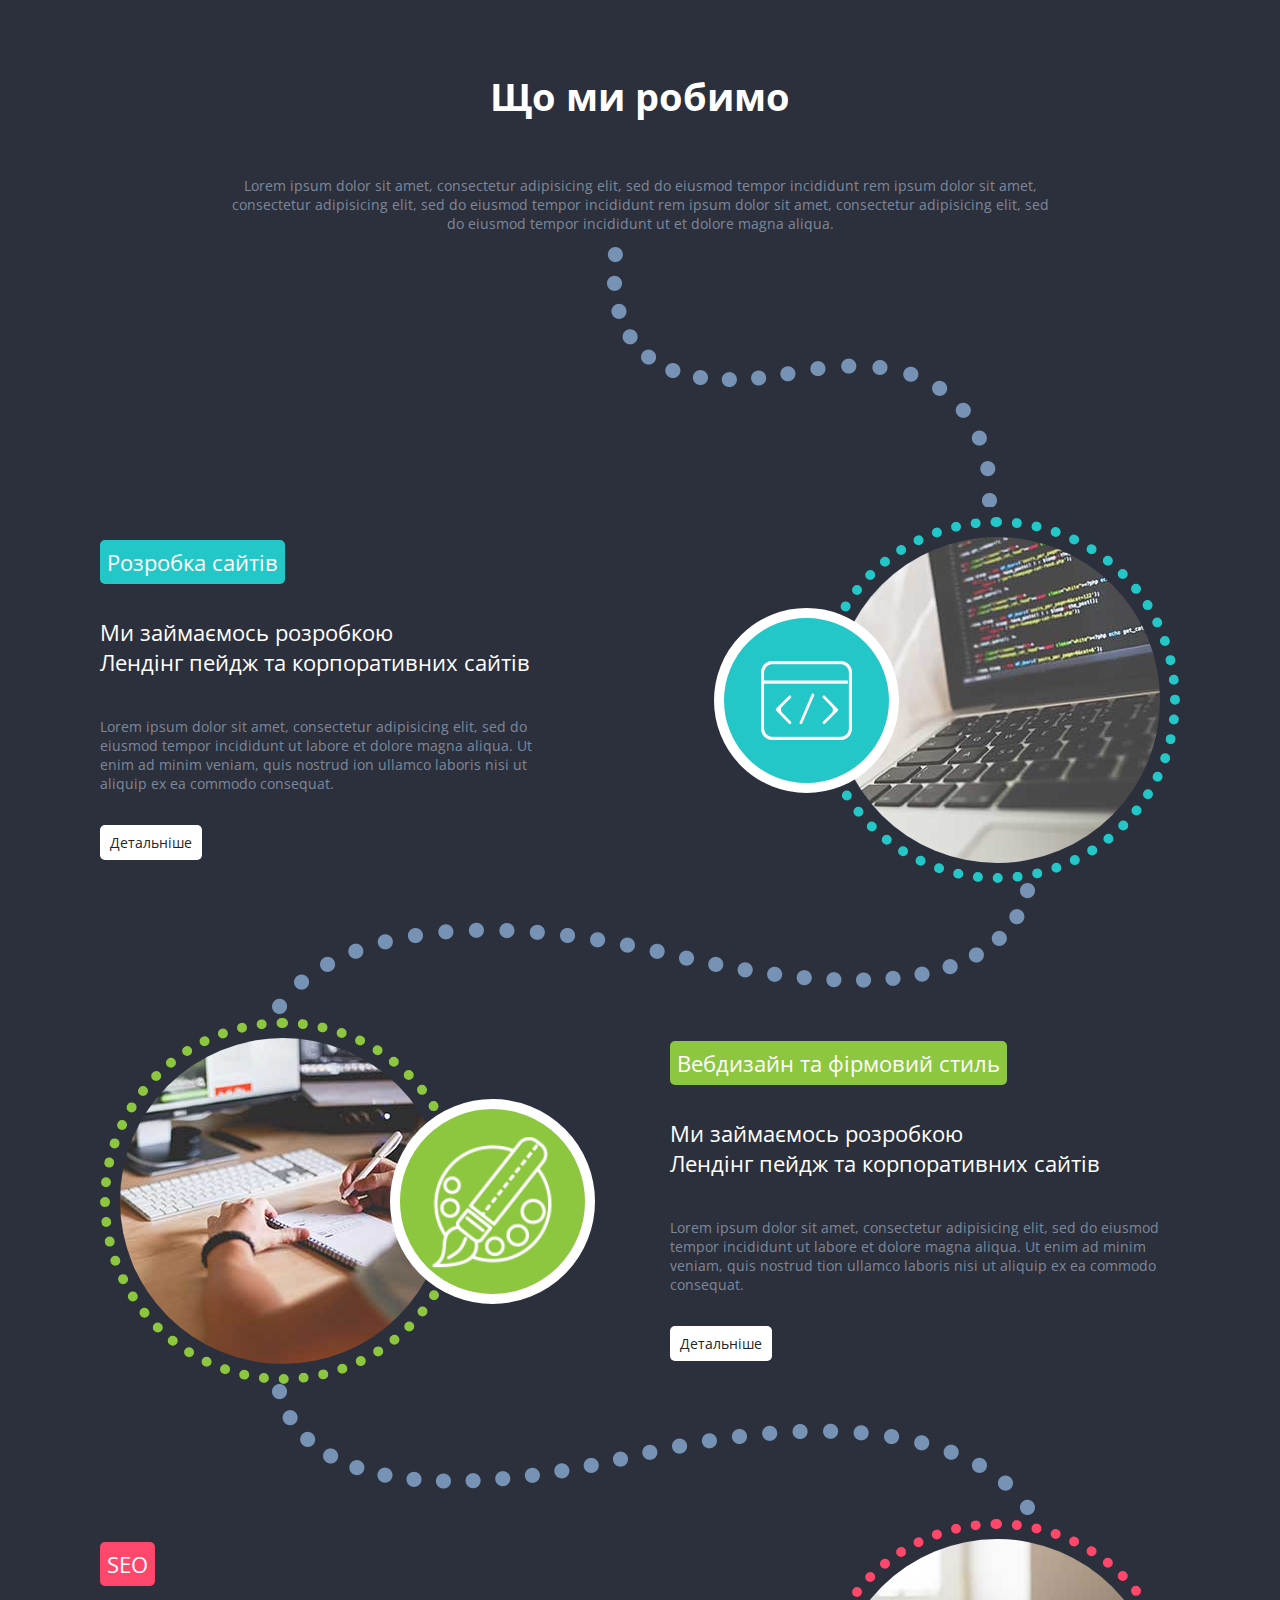
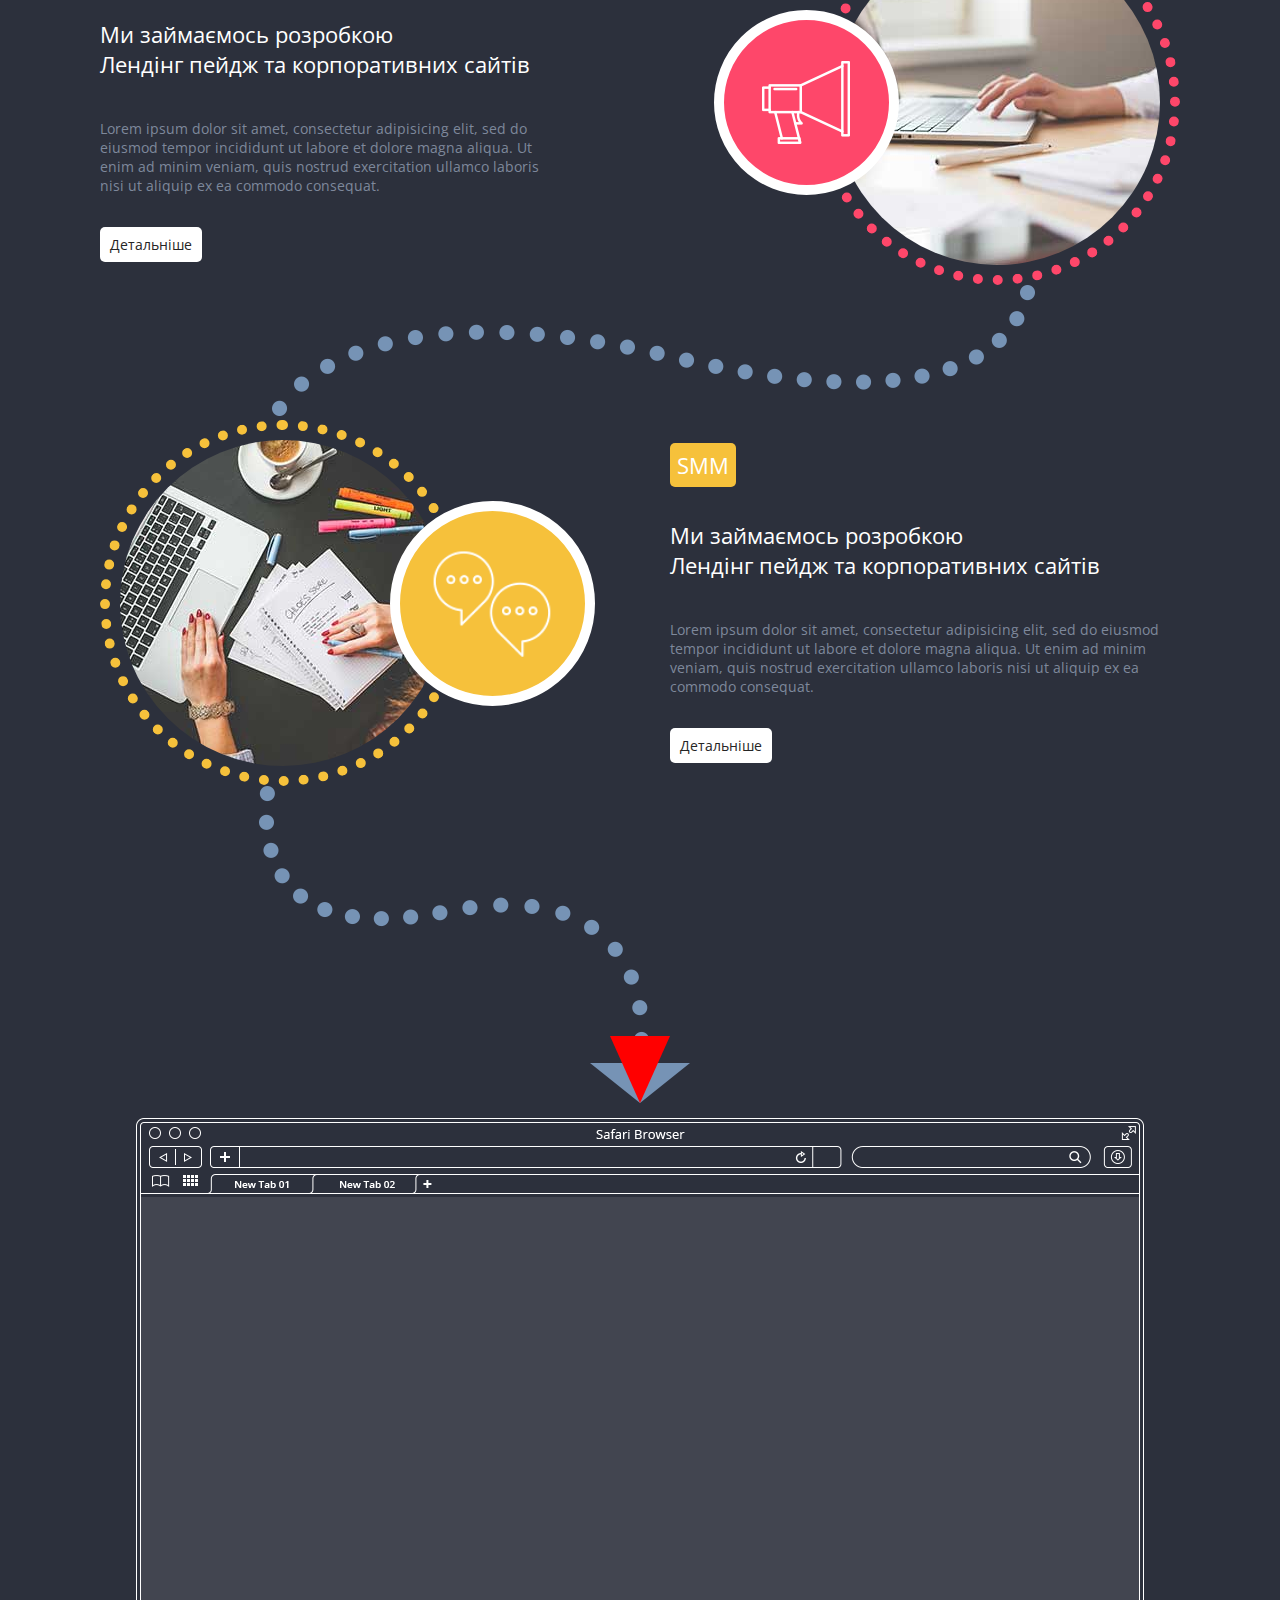
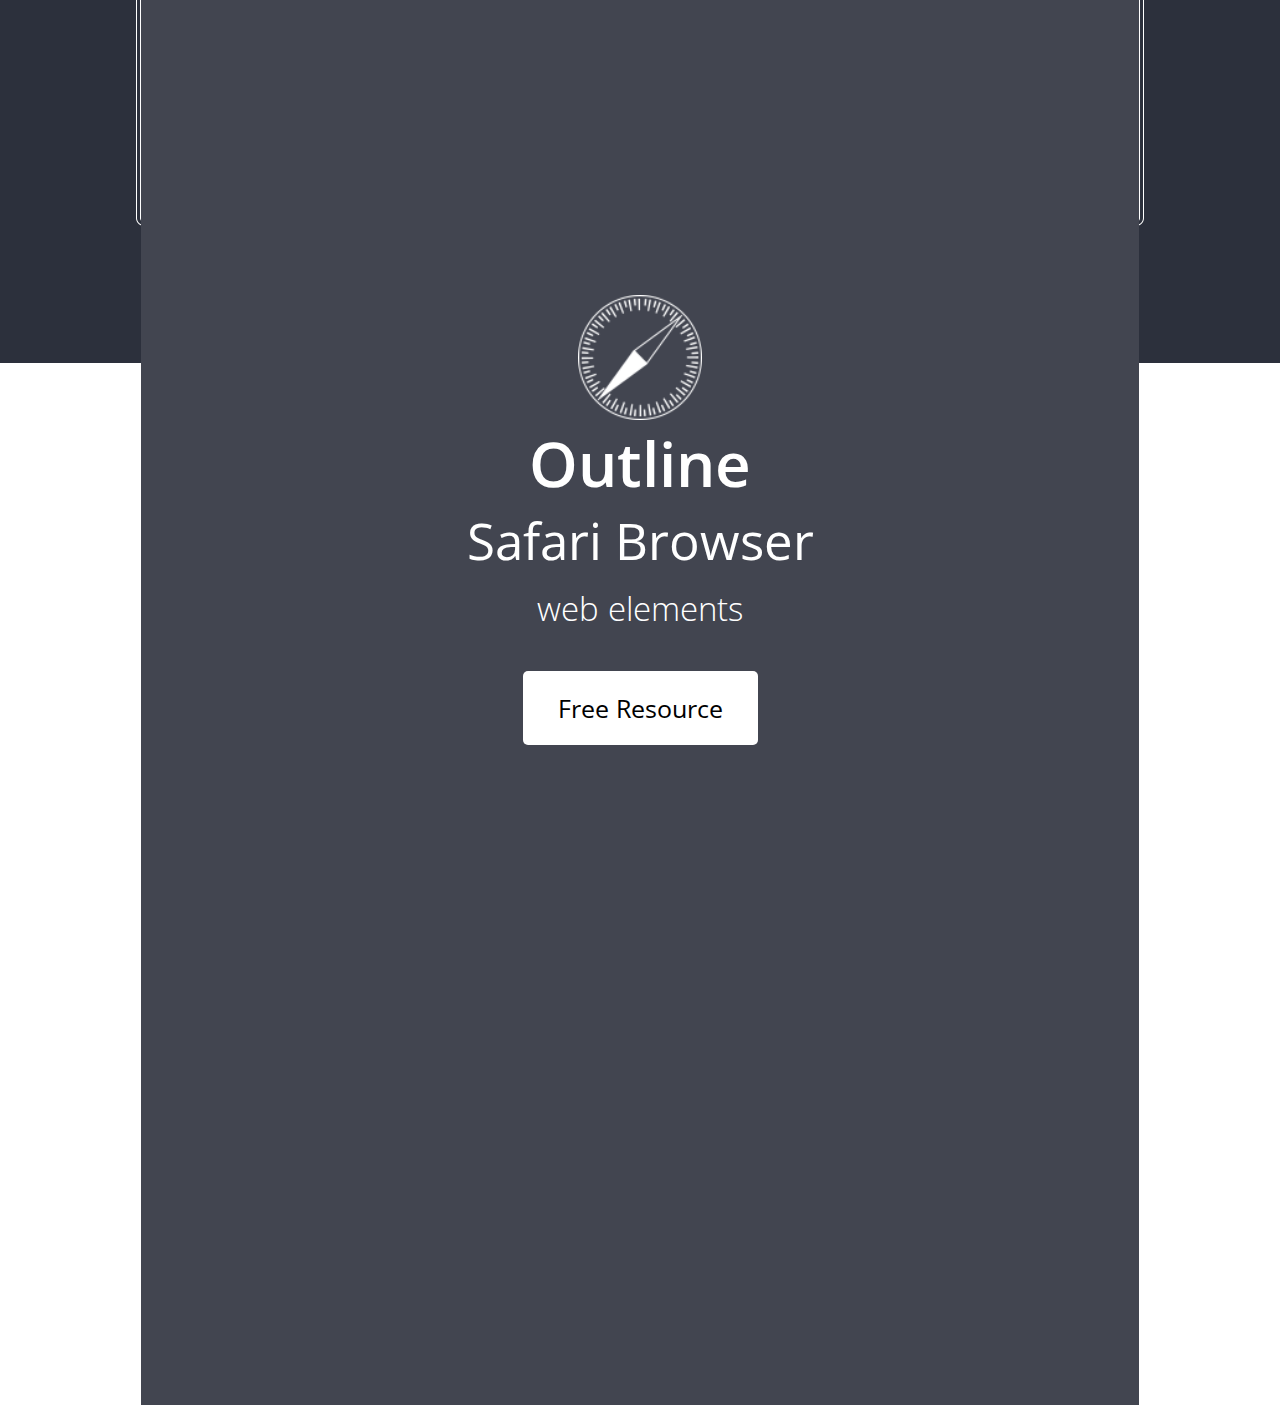
<file: what-we-do.html>
<!DOCTYPE html>
<html>
  <head>
    <meta charset="utf-8">
    <title>What we do</title>
    <link rel="stylesheet" href="styles/what-we-do.css">
  </head>
  <body>
    <header>

    </header>
    <div class="what-we-do">
      <div class="inner_wrapper">
        <h2>Що ми робимо</h2>
        <p>Lorem ipsum dolor sit amet, consectetur adipisicing elit, sed do eiusmod tempor incididunt rem ipsum dolor sit amet, consectetur adipisicing elit, sed do eiusmod tempor incididunt rem ipsum dolor sit amet, consectetur adipisicing elit, sed do eiusmod tempor incididunt ut et dolore magna aliqua.</p>
          
        <div class="resume">
          <dl class="items">
            <dt><a href="?">Розробка сайтів</a></dt>
            <dd><span>Ми займаємось розробкою
              <br>
              Лендінг пейдж та корпоративних сайтів</span>
              <dd>Lorem ipsum dolor sit amet, consectetur adipisicing elit, sed do eiusmod tempor incididunt ut labore et dolore magna aliqua. Ut enim ad minim veniam, quis nostrud ion ullamco laboris nisi ut aliquip ex ea commodo consequat.</dd></dd>
            <dd><a class="bottom" href="?">Детальніше</a></dd>
          </dl>
          <div class="img_box">
            <img class="laptop" src="img/laptop.jpg" alt="leptop">
            <img class="inner_laptop" src="img/icon_laptop.png" alt="icon">
          </div>
        </div>
        <div class="resume">
          <div class="img_box">
            <img class="design" src="img/design.jpg" alt="design">
            <img class="inner_design" src="img/icon_design.png" alt="icon">
          </div>
          <dl class="items">
            <dt><a class="web_style" href="?">Вебдизайн та фірмовий стиль</a></dt>
            <dd><span>Ми займаємось розробкою
              <br>
              Лендінг пейдж та корпоративних сайтів</span>
              <dd>Lorem ipsum dolor sit amet, consectetur adipisicing elit, sed do eiusmod tempor incididunt ut labore et dolore magna aliqua. Ut enim ad minim veniam, quis nostrud tion ullamco laboris nisi ut aliquip ex ea commodo consequat.</dd></dd>
            <dd><a class="bottom" href="?">Детальніше</a></dd>
          </dl>

        </div>
        <div class="resume">
          <dl class="items">
            <dt><a class="seo_style" href="?seo">SEO</a></dt>
            <dd><span>Ми займаємось розробкою
              <br>
              Лендінг пейдж та корпоративних сайтів</span>
              <dd>Lorem ipsum dolor sit amet, consectetur adipisicing elit, sed do eiusmod tempor incididunt ut labore et dolore magna aliqua. Ut enim ad minim veniam, quis nostrud exercitation ullamco laboris nisi ut aliquip ex ea commodo consequat.</dd></dd>
            <dd><a class="bottom" href="?">Детальніше</a></dd>
          </dl>
          <div class="img_box">
            <img class="seo" src="img/seo.jpg" alt="seo">
            <img class="inner_seo" src="img/icon_seo.png" alt="icon">
          </div>
        </div>
        <div class="resume">
          <div class="img_box">
            <img class="smm" src="img/smm.jpg" alt="smm">
            <img class="inner_smm" src="img/icon_smm.png" alt="icon">
          </div>
          <dl class="items">
            <dt><a class="smm_style" href="?smm">SMM</a></dt>
            <dd><span>Ми займаємось розробкою
              <br>
              Лендінг пейдж та корпоративних сайтів</span>
              <dd>Lorem ipsum dolor sit amet, consectetur adipisicing elit, sed do eiusmod tempor incididunt ut labore et dolore magna aliqua. Ut enim ad minim veniam, quis nostrud exercitation ullamco laboris nisi ut aliquip ex ea commodo consequat.</dd></dd>
            <dd><a class="bottom" href="?">Детальніше</a></dd>
          </dl>

        </div>
        <div class="arrow"><div></div></div>
        <div class="safari"><!-- <p>Safari Browser</p>
          <p class="tab">New Tab 01<span>New Tab 02</span></p> -->
          <div>
            <h2>Outline</h2>
            <h3>Safari Browser</h3>
            <p>web elements</p>
            <a href="?">Free Resource</a>
          </div>
        </div>

      </div>

    </div>
  </body>
</html>
</file>
<file: styles/what-we-do.css>
@import url("https://fonts.googleapis.com/css?family=Open+Sans:300,400,600,700");body,h2{margin:0;font-family:'Open Sans', sans-serif;font-size:14px}p{color:#7e889b}a{text-decoration:none}.what-we-do{display:flex;justify-content:center;width:100%;background:#2c303c}.what-we-do .inner_wrapper{display:flex;align-items:center;flex-direction:column;width:1200px}.what-we-do .inner_wrapper>*:not(h2):not(p):not(.safari){position:relative;padding-top:135px}.what-we-do .inner_wrapper>*:not(h2):not(p):not(.safari)>*:first-child::before{content:'';background:url(../img/path1.png) 70% 0 no-repeat;height:260px;display:block;position:absolute;top:0;left:0;right:0}@media screen and (max-width: 1110px){.what-we-do .inner_wrapper>*:not(h2):not(p):not(.safari)>*:first-child::before{display:none}}.what-we-do .inner_wrapper>*:not(h2):not(p):not(.safari):nth-child(3){padding-top:270px}.what-we-do .inner_wrapper>*:not(h2):not(p):not(.safari):nth-child(4)>*:first-child::before{background:url(../img/path2.png) 53% 0 no-repeat;height:131px}@media screen and (max-width: 1110px){.what-we-do .inner_wrapper>*:not(h2):not(p):not(.safari):nth-child(4)>*:first-child::before{display:none}}.what-we-do .inner_wrapper>*:not(h2):not(p):not(.safari):nth-child(5)>*:first-child::before{background:url(../img/path3.png) 53% 0 no-repeat;height:131px}@media screen and (max-width: 1110px){.what-we-do .inner_wrapper>*:not(h2):not(p):not(.safari):nth-child(5)>*:first-child::before{display:none}}.what-we-do .inner_wrapper>*:not(h2):not(p):not(.safari):nth-child(6)>*:first-child::before{background:url(../img/path4.png) 53% 0 no-repeat;height:131px}@media screen and (max-width: 1110px){.what-we-do .inner_wrapper>*:not(h2):not(p):not(.safari):nth-child(6)>*:first-child::before{display:none}}.what-we-do .inner_wrapper>*:not(h2):not(p):not(.safari):nth-child(7){padding-top:147px}.what-we-do .inner_wrapper>*:not(h2):not(p):not(.safari):nth-child(7)>*:first-child::before{background:url(../img/path5.png) 27% 0 no-repeat;height:261px}@media screen and (max-width: 1110px){.what-we-do .inner_wrapper>*:not(h2):not(p):not(.safari):nth-child(7)>*:first-child::before{display:none}}@media screen and (max-width: 1100px){.what-we-do .inner_wrapper{width:100%}}.what-we-do .inner_wrapper h2{color:#fff;text-align:center;font-size:38px;padding:70px 0 40px 0}.what-we-do .inner_wrapper p{text-align:center;padding:0 185px 0 185px}@media screen and (max-width: 1100px){.what-we-do .inner_wrapper p{width:90%;padding:0 15px 50px 15px;text-align:center}}.what-we-do .inner_wrapper .resume{display:flex;color:#7e889b;justify-content:center}@media screen and (max-width: 1100px){.what-we-do .inner_wrapper .resume{flex-direction:column;align-items:center;width:100%;padding:50px 0 !important}}.what-we-do .inner_wrapper .resume .items{margin:0;width:50%;display:flex;flex-direction:column;padding:30px 60px}@media screen and (max-width: 1100px){.what-we-do .inner_wrapper .resume .items{flex-direction:column;width:80%;padding:30px 30px}}.what-we-do .inner_wrapper .resume .items dt a{color:#fff;font-size:22px;background:#23c7c8;padding:7px;border-radius:5px}.what-we-do .inner_wrapper .resume .items dt .web_style{background:#8dc63f}.what-we-do .inner_wrapper .resume .items dt .seo_style{background:#fe476a}.what-we-do .inner_wrapper .resume .items dt .smm_style{background:#f6c13b}.what-we-do .inner_wrapper .resume .items dd{margin:40px 0 0}.what-we-do .inner_wrapper .resume .items dd span{color:#fff;font-size:22px}.what-we-do .inner_wrapper .resume .items dd .bottom{color:#252525;padding:8px 10px;background:#fff;margin-top:38px;border-radius:5px}.what-we-do .inner_wrapper .resume .img_box{margin-right:60px;width:50%;border-radius:100%;display:flex;align-items:center}@media screen and (max-width: 1100px){.what-we-do .inner_wrapper .resume .img_box{width:80%;align-items:center}.what-we-do .inner_wrapper .resume .img_box:nth-child(even){order:-1}.what-we-do .inner_wrapper .resume .img_box:nth-child(odd){justify-content:center}}@media screen and (max-width: 730px){.what-we-do .inner_wrapper .resume .img_box{display:none}}.what-we-do .inner_wrapper .resume .img_box .laptop,.what-we-do .inner_wrapper .resume .img_box .seo{padding:10px;border:10px dotted #23c7c8;border-radius:50%;position:relative;margin-left:200px}.what-we-do .inner_wrapper .resume .img_box .seo{border:10px dotted #fe476a}.what-we-do .inner_wrapper .resume .img_box .design,.what-we-do .inner_wrapper .resume .img_box .smm{padding:10px;border:10px dotted #8dc63f;border-radius:50%;position:relative;margin-left:60px}.what-we-do .inner_wrapper .resume .img_box .smm{border:10px dotted #f6c13b}.what-we-do .inner_wrapper .resume .img_box .inner_laptop,.what-we-do .inner_wrapper .resume .img_box .inner_seo{margin-left:100px;width:165px;height:165px;border:10px solid #fff;border-radius:50%;position:absolute;background:#23c7c8}.what-we-do .inner_wrapper .resume .img_box .inner_seo{background:#fe476a}.what-we-do .inner_wrapper .resume .img_box .inner_design,.what-we-do .inner_wrapper .resume .img_box .inner_smm{margin-left:350px;width:185px;height:185px;border:10px solid #fff;border-radius:50%;position:absolute;background:#8dc63f}@media screen and (max-width: 1100px){.what-we-do .inner_wrapper .resume .img_box .inner_design,.what-we-do .inner_wrapper .resume .img_box .inner_smm{margin-left:245px}}.what-we-do .inner_wrapper .resume .img_box .inner_smm{background:#f6c13b}.what-we-do .inner_wrapper .arrow{display:flex;justify-content:center;width:100%}.what-we-do .inner_wrapper .arrow::before{content:'';display:block;width:0;height:0;position:relative;border-left:50px solid transparent;border-right:50px solid transparent;border-top:40px solid #7693b5;margin:130px 0 15px}.what-we-do .inner_wrapper .arrow::after{content:'';border-left:30px solid transparent;border-right:30px solid transparent;border-top:67px solid #f00;top:250px;width:0;height:0;position:absolute}@media screen and (max-width: 1110px){.what-we-do .inner_wrapper .arrow{display:none}}.what-we-do .inner_wrapper .safari{background:url(../img/safari_frame.png) no-repeat;background-size:contain;width:1008px;display:flex;justify-content:flex-start;align-items:center;flex-direction:column;position:relative;height:0;padding-bottom:70.43651%}@media screen and (max-width: 1100px){.what-we-do .inner_wrapper .safari{width:95%;align-items:center;justify-content:flex-start}}.what-we-do .inner_wrapper .safari p{font-size:13px;padding:0 0 32px 0;margin:0;color:#fff}.what-we-do .inner_wrapper .safari .tab{font-size:10px;align-self:flex-start;padding:3px 0 0 100px}.what-we-do .inner_wrapper .safari .tab span{padding:0 0 0 50px}.what-we-do .inner_wrapper .safari div{background:#424550;width:998px;margin:7.81563%;padding-bottom:61.92385%;color:#fff;display:flex;justify-content:center;align-items:center;flex-direction:column}.what-we-do .inner_wrapper .safari div h2{font-size:62.38px;font-weight:600;padding:0;margin-top:70%}.what-we-do .inner_wrapper .safari div h2::before{content:'';background:url(../img/icon_safari.png) 50% 20% no-repeat;background-size:100%;display:block;margin:0 auto;width:2em;height:2em}.what-we-do .inner_wrapper .safari div h3{font-size:51.48px;font-weight:400;margin:0}.what-we-do .inner_wrapper .safari div p{font-size:33.27px;font-weight:300;padding:10px 0 40px 0}.what-we-do .inner_wrapper .safari div a{color:#000;font-size:24.95px;background:#fff;padding:20px 35px;border-radius:5px;margin-bottom:36px}@media screen and (max-width: 1100px){.what-we-do .inner_wrapper .safari div{width:99%;align-items:center;justify-content:center}.what-we-do .inner_wrapper .safari div h2{font-size:6vw}.what-we-do .inner_wrapper .safari div h3{font-size:5vw}.what-we-do .inner_wrapper .safari div p{font-size:3vw;padding:10px 0 20px 0}.what-we-do .inner_wrapper .safari div a{font-size:4vw;padding:15px 20px}}
/*# sourceMappingURL=what-we-do.css.map */
</file>
